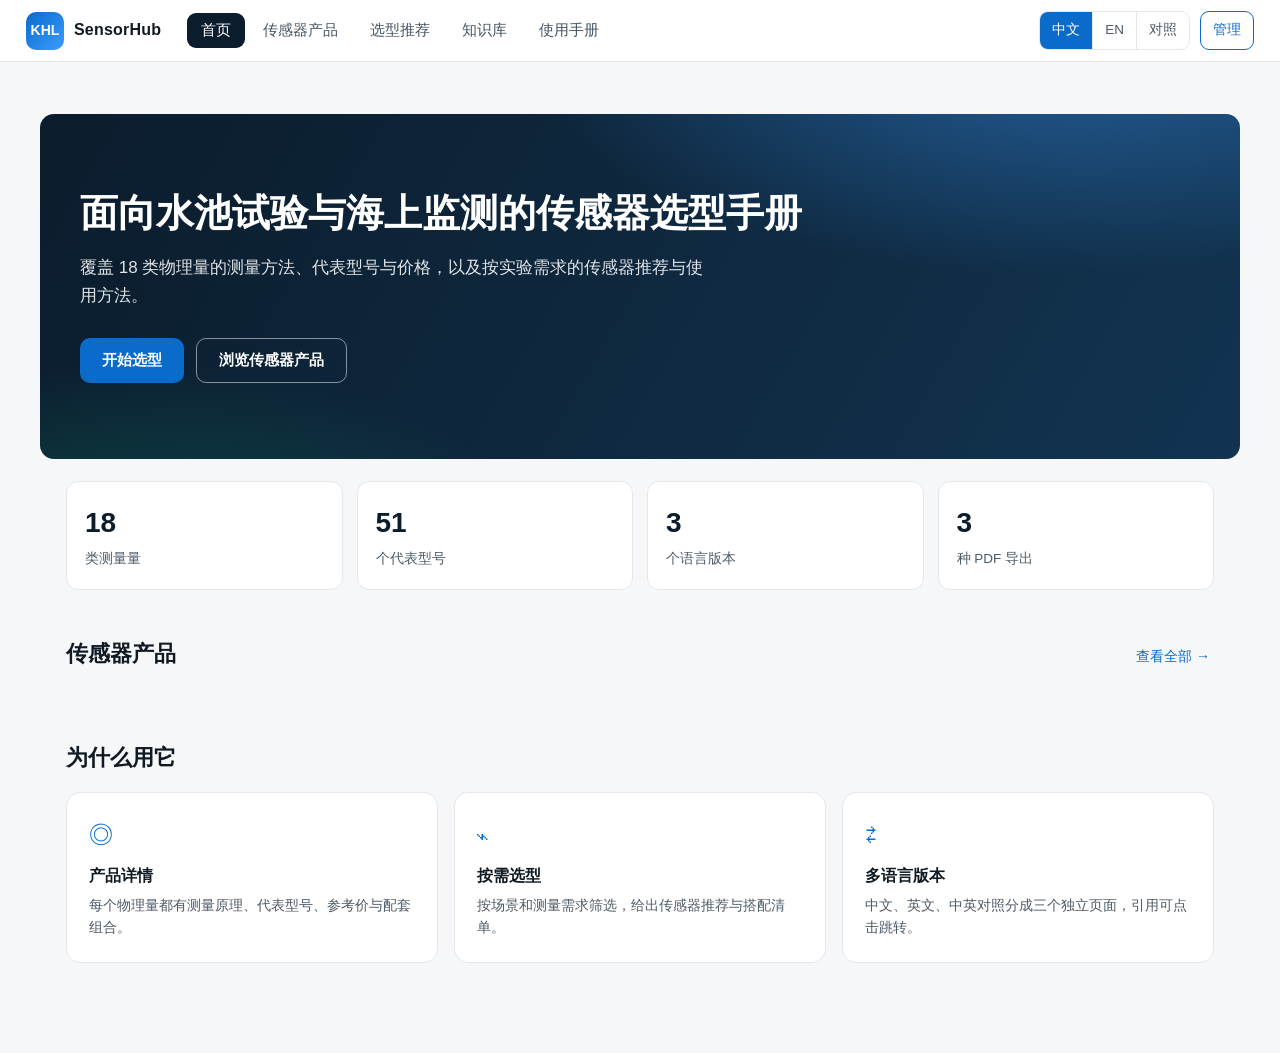
<file: index.html>
<!DOCTYPE html>
<html lang="zh-CN">
<head>
  <meta charset="UTF-8" />
  <meta name="viewport" content="width=device-width, initial-scale=1.0" />
  <meta http-equiv="Cache-Control" content="no-cache, no-store, must-revalidate" />
  <meta http-equiv="Pragma" content="no-cache" />
  <meta http-equiv="Expires" content="0" />
  <meta http-equiv="refresh" content="0; url=index-zh.html" />
  <title>KHL SensorHub</title>
  <link rel="stylesheet" href="app.css?v=20261027-24" />
</head>
<body>
  <header class="navbar">
    <div class="nav-brand">
      <span class="brand-mark">KHL</span>
      <span class="brand-name">SensorHub</span>
    </div>
    <nav class="nav-links">
      <button data-view="home" class="active">首页</button>
      <button data-view="products">传感器产品</button>
      <button data-view="selector">选型推荐</button>
      <button data-view="library">知识库</button>
      <button data-view="guide">使用手册</button>
    </nav>
    <div class="nav-right">
      <div class="lang-switch" role="tablist" aria-label="language">
        <button data-lang="zh" class="active">中文</button>
        <button data-lang="en">EN</button>
        <button data-lang="both">对照</button>
      </div>
    </div>
  </header>

  <main id="app">
    <!-- HOME -->
    <section id="view-home" class="view">
      <div class="hero">
        <div class="hero-inner">
          <h1 id="hero-title">面向水池试验与海上监测的传感器选型手册</h1>
          <p id="hero-sub">覆盖 18 类物理量的测量方法、代表型号与价格，以及按实验需求的传感器推荐与使用方法。</p>
          <div class="hero-cta">
            <button class="btn-primary" data-go="selector">开始选型</button>
            <button class="btn-ghost" data-go="products">浏览传感器产品</button>
          </div>
        </div>
      </div>
      <div class="stats">
        <div class="stat"><strong id="stat-qty-num">18</strong><span id="stat-qty">类测量量</span></div>
        <div class="stat"><strong id="stat-models-num">51</strong><span id="stat-models">个代表型号</span></div>
        <div class="stat"><strong>3</strong><span id="stat-lang">种语言模式</span></div>
        <div class="stat"><strong>3</strong><span id="stat-pdf">种 PDF 导出</span></div>
      </div>
      <div class="section">
        <div class="section-head">
          <h2 id="sec-products">传感器产品</h2>
          <button class="link-btn" data-go="products" id="view-all">查看全部 →</button>
        </div>
        <div id="home-products" class="card-grid"></div>
      </div>
      <div class="section">
        <h2 id="sec-why">为什么用它</h2>
        <div class="feature-grid">
          <div class="feature"><div class="feature-ico">◎</div><h3 id="f1t">产品详情</h3><p id="f1d">每个物理量都有测量原理、代表型号、参考价与配套组合。</p></div>
          <div class="feature"><div class="feature-ico">⌁</div><h3 id="f2t">按需选型</h3><p id="f2d">按场景和测量需求筛选，给出传感器推荐与搭配清单。</p></div>
          <div class="feature"><div class="feature-ico">⇄</div><h3 id="f3t">中英对照</h3><p id="f3d">中文、英文、中英对照三种模式，引用可点击跳转。</p></div>
        </div>
      </div>
    </section>

    <!-- PRODUCTS -->
    <section id="view-products" class="view hidden">
      <div class="page-head">
        <h2 id="products-title">传感器产品</h2>
        <p id="products-sub">按物理量浏览测量方法、代表型号与价格，点进查看详情。</p>
      </div>
      <div id="products-grid" class="card-grid"></div>
    </section>

    <!-- DETAIL -->
    <section id="view-detail" class="view hidden">
      <div class="page-head">
        <button class="link-btn" id="detail-back">← 返回产品列表</button>
        <div id="detail-content"></div>
      </div>
    </section>

    <!-- SELECTOR -->
    <section id="view-selector" class="view hidden">
      <div class="page-head">
        <h2 id="selector-title">选型推荐</h2>
        <p id="selector-sub">按使用场景和要测量的物理量，给出推荐原理、代表型号与配套组合。</p>
      </div>
      <div class="selector">
        <div class="selector-step">
          <h3 id="step-scenario">1 · 选择使用场景</h3>
          <div id="sel-scenarios" class="chips"></div>
        </div>
        <div class="selector-step">
          <h3 id="step-quantity">2 · 选择要测量的物理量（可多选）</h3>
          <div id="sel-quantities" class="chips"></div>
        </div>
        <div class="selector-step">
          <h3 id="step-result">3 · 推荐结果</h3>
          <div id="sel-results"></div>
        </div>
      </div>
    </section>

    <!-- LIBRARY -->
    <section id="view-library" class="view hidden">
      <div class="library-bar">
        <div class="search-wrap">
          <input id="search" type="search" placeholder="搜索需求 / 方法 / 章节…" autocomplete="off" />
          <div id="search-panel" class="search-panel hidden"></div>
        </div>
        <div class="export-wrap">
          <button id="export-btn" class="ghost">导出 PDF ▾</button>
          <div id="export-menu" class="export-menu hidden">
            <button data-export="zh">中文 PDF</button>
            <button data-export="en">English PDF</button>
            <button data-export="both">中英对照 PDF</button>
          </div>
        </div>
      </div>
      <div class="library-layout">
        <aside class="sidebar">
          <div class="sidebar-head"><span id="toc-count"></span></div>
          <nav id="toc" class="toc"></nav>
        </aside>
        <main class="content" id="content"></main>
      </div>
    </section>

    <!-- GUIDE -->
    <section id="view-guide" class="view hidden">
      <div class="page-head">
        <h2 id="guide-title">使用手册</h2>
        <p id="guide-sub">快速了解如何使用这个网站。</p>
      </div>
      <div id="guide-content"></div>
    </section>
  </main>

  <div id="print-root"></div>
  <div id="cite-pop" class="cite-pop hidden"></div>
  <div id="access-gate" class="access-gate">
    <div class="gate-box">
      <span class="brand-mark">KHL</span>
      <h2>访问需要密码<br /><span class="gate-en">Password required</span></h2>
      <p>请输入密码进入网站。<br /><span class="gate-en">Enter the password to continue.</span></p>
      <input id="gate-input" type="password" placeholder="请输入密码 / Enter password" autocomplete="off" />
      <button id="gate-toggle" type="button" style="margin-top:10px;background:none;border:none;color:#0b6bcb;cursor:pointer;font-size:13px;">显示密码 / Show password</button>
      <div id="gate-error" class="gate-error hidden"></div>
      <button id="gate-btn" class="btn-primary">进入 / Enter</button>
      <div style="margin-top:12px;font-size:12px;color:#8895a3;">版本 v24 / Version v24</div>
    </div>
  </div>
  <button id="back-top" class="back-top hidden" title="返回顶部">↑</button>

  <script src="main.js?v=20261027-24"></script>
</body>
</html>
</file>
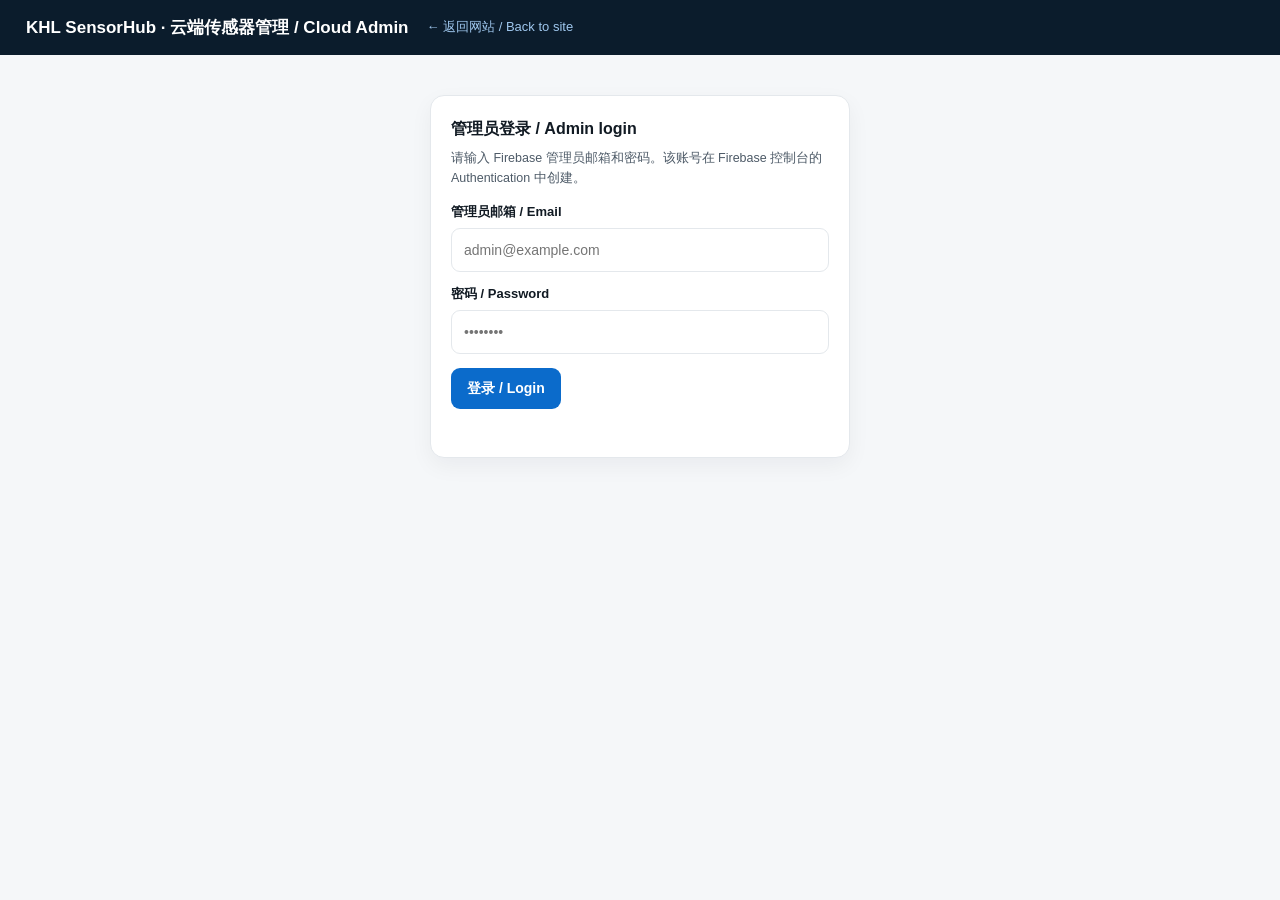
<file: admin-cloud.html>
<!DOCTYPE html>
<html lang="zh-CN">
<head>
  <meta charset="UTF-8" />
  <meta name="viewport" content="width=device-width, initial-scale=1.0" />
  <title>KHL SensorHub · 云端管理</title>
  <style>
    :root { --navy:#0b1c2c; --ink:#111a23; --muted:#4d5a67; --line:#e4e8ec; --bg:#f5f7f9; --panel:#fff; --accent:#0b6bcb; --accent-soft:#eaf2fb; --ok:#0a7a5f; --bad:#c0392b; }
    * { box-sizing: border-box; }
    body { margin:0; background:var(--bg); color:var(--ink); font:14px/1.6 -apple-system,"Segoe UI","Microsoft YaHei",Roboto,Arial,sans-serif; }
    header { position:sticky; top:0; background:var(--navy); color:#fff; padding:14px 26px; display:flex; align-items:center; gap:18px; z-index:10; }
    header h1 { font-size:17px; margin:0; font-weight:800; }
    header a { color:#9fc7ee; text-decoration:none; font-size:13px; }
    main { max-width:980px; margin:0 auto; padding:26px; }
    .card { background:var(--panel); border:1px solid var(--line); border-radius:14px; padding:20px; margin-bottom:20px; box-shadow:0 8px 22px rgba(11,28,44,.05); }
    .card h2 { margin:0 0 6px; font-size:16px; }
    .card .hint { color:var(--muted); font-size:12.5px; margin:0 0 14px; }
    label { display:block; font-weight:600; font-size:13px; margin:12px 0 5px; }
    input[type=text], input[type=email], input[type=password], textarea { width:100%; border:1px solid var(--line); border-radius:9px; padding:10px 12px; font:inherit; color:var(--ink); background:#fff; }
    textarea { min-height:96px; font-family:Consolas,Menlo,monospace; font-size:12.5px; }
    .grid2 { display:grid; grid-template-columns:1fr 1fr; gap:0 16px; }
    .row { display:flex; gap:8px; align-items:center; flex-wrap:wrap; }
    button { border:0; border-radius:9px; padding:9px 16px; cursor:pointer; font:inherit; font-weight:600; }
    .btn { background:var(--accent); color:#fff; }
    .btn:hover { filter:brightness(1.06); }
    .btn-ghost { background:#fff; border:1px solid var(--line); color:var(--muted); }
    .btn-danger { background:#fff; border:1px solid #f0c4bf; color:var(--bad); }
    .status { font-size:13px; margin-top:10px; min-height:18px; }
    .status.ok { color:var(--ok); }
    .status.err { color:var(--bad); }
    .list-item { border:1px solid var(--line); border-radius:11px; padding:12px 14px; margin-bottom:10px; display:flex; align-items:center; gap:12px; }
    .list-item .meta { flex:1; }
    .list-item .name { font-weight:700; }
    .list-item .sub { color:var(--muted); font-size:12.5px; }
    .code-sample { display:block; margin-top:6px; color:var(--muted); font-size:12px; white-space:pre-wrap; font-family:Consolas,Menlo,monospace; background:#f6f8fa; border:1px solid var(--line); border-radius:8px; padding:8px 10px; }
    details { margin-top:8px; }
    summary { cursor:pointer; color:var(--accent); font-size:13px; }
    #login-card { max-width:420px; margin:40px auto; }
    @media (max-width:720px) { .grid2 { grid-template-columns:1fr; } }
  </style>
</head>
<body>
  <header>
    <h1>KHL SensorHub · 云端传感器管理 / Cloud Admin</h1>
    <a href="index-zh.html">← 返回网站 / Back to site</a>
  </header>

  <main id="login-card" class="card">
    <h2>管理员登录 / Admin login</h2>
    <p class="hint">请输入 Firebase 管理员邮箱和密码。该账号在 Firebase 控制台的 Authentication 中创建。</p>
    <label>管理员邮箱 / Email</label>
    <input id="admin-email" type="email" placeholder="admin@example.com" />
    <label>密码 / Password</label>
    <input id="admin-password" type="password" placeholder="••••••••" />
    <div class="row" style="margin-top:14px;">
      <button class="btn" id="login-btn">登录 / Login</button>
    </div>
    <div id="login-status" class="status"></div>
  </main>

  <main id="editor" style="display:none;">
    <div class="card">
      <h2>1 · 已有传感器 / Current sensors</h2>
      <p class="hint">点击「删除」移除该物理量及其全部原理与型号；点击「查看」查看具体内容。</p>
      <div id="sensor-list"></div>
    </div>

    <div class="card">
      <h2>2 · 新增传感器 / Add a sensor</h2>
      <p class="hint">按网站现有格式填写。原理和型号可以用下面的 JSON 片段批量粘贴（先按模板复制修改）。</p>
      <div class="grid2">
        <div>
          <label>物理量 ID（英文小写，如 loadcell）</label>
          <input id="q-id" type="text" placeholder="loadcell" />
        </div>
        <div>
          <label>章节号（如 2.19）</label>
          <input id="q-no" type="text" placeholder="2.19" />
        </div>
        <div>
          <label>中文名称</label>
          <input id="q-zh" type="text" placeholder="测力传感器" />
        </div>
        <div>
          <label>英文名称</label>
          <input id="q-en" type="text" placeholder="Load cell" />
        </div>
      </div>
      <label>中文简介 noteZh</label>
      <input id="q-note-zh" type="text" placeholder="用于测量力、推力、张力等。" />
      <label>英文简介 noteEn</label>
      <input id="q-note-en" type="text" placeholder="For measuring force, thrust, tension, etc." />

      <label>原理 JSON（principles，数组，可含多个）</label>
      <textarea id="q-principles">[
  {
    "zh": "应变式测力",
    "en": "Strain-gauge load cell",
    "scenarios": ["tank", "field"],
    "descZh": "弹性体受力变形，应变片桥路输出与力成正比。",
    "descEn": "The elastic element deforms under load; the strain bridge output is proportional to force.",
    "models": [
      {
        "name": "示例型号",
        "nameEn": "Example model",
        "spec": "0-10 kN, 0.1% F.S.",
        "specEn": "0-10 kN, 0.1% F.S.",
        "price": "¥0",
        "tier": "实验室级",
        "tierEn": "Laboratory grade"
      }
    ],
    "kit": [
      { "zh": "测力传感器", "en": "Load cell" },
      { "zh": "采集模块", "en": "Acquisition module" }
    ]
  }
]</textarea>
      <details>
        <summary>字段说明 / Field reference</summary>
        <span class="code-sample">scenarios: tank(水池试验) / field(现场海试) / monitor(长期监测)
models[].price: 以 "¥" 开头跳淘宝全球购，以 "£" 开头跳亚马逊，其他跳 Google
kit: 配套组合（可留空数组 []）</span>
      </details>

      <div class="row" style="margin-top:16px;">
        <button class="btn" id="add-btn">保存新增 / Save</button>
        <button class="btn-ghost" id="reset-btn" type="button">重置表单 / Reset</button>
      </div>
      <div id="add-status" class="status"></div>
    </div>

    <div class="card">
      <h2>3 · 整表编辑 / Edit raw JSON</h2>
      <p class="hint">适合批量修改。保存前请确认 JSON 结构完整；修改错误可能导致选型页显示异常。</p>
      <textarea id="raw-json" style="min-height:320px;"></textarea>
      <div class="row" style="margin-top:12px;">
        <button class="btn" id="raw-save-btn">保存整表 / Save JSON</button>
        <button class="btn-ghost" id="raw-reload-btn" type="button">重新载入 / Reload</button>
      </div>
      <div id="raw-status" class="status"></div>
    </div>
  </main>

  <script src="config.js"></script>
  <script>
    "use strict";
    let ID_TOKEN = null;
    let sensors = null;
    const cfg = window.FIREBASE_CONFIG;

    function dbUrl() {
      const base = (cfg && cfg.databaseURL ? cfg.databaseURL : "").replace(/\/+$/, "");
      return base + "/sensors.json";
    }

    function setStatus(el, ok, msg) {
      el.textContent = msg;
      el.className = "status " + (ok ? "ok" : "err");
    }

    function esc(s) { return String(s == null ? "" : s).replace(/[&<>"]/g, (c) => ({ "&": "&amp;", "<": "&lt;", ">": "&gt;", '"': "&quot;" }[c])); }

    async function signIn(email, password) {
      const res = await fetch("https://identitytoolkit.googleapis.com/v1/accounts:signInWithPassword?key=" + encodeURIComponent(cfg.apiKey), {
        method: "POST",
        headers: { "Content-Type": "application/json" },
        body: JSON.stringify({ email, password, returnSecureToken: true })
      });
      const data = await res.json();
      if (!res.ok) throw new Error((data.error && data.error.message) || ("HTTP " + res.status));
      return data.idToken;
    }

    async function loadSensors() {
      const res = await fetch(dbUrl());
      if (!res.ok) throw new Error("HTTP " + res.status);
      const data = await res.json();
      if (data == null) return { scenarios: [], quantities: [] };
      return data;
    }

    async function saveSensors(obj) {
      const res = await fetch(dbUrl() + "?auth=" + encodeURIComponent(ID_TOKEN), {
        method: "PUT",
        headers: { "Content-Type": "application/json" },
        body: JSON.stringify(obj)
      });
      const data = await res.json();
      if (!res.ok) throw new Error((data && data.error) || ("HTTP " + res.status));
      return data;
    }

    function renderList() {
      const box = document.getElementById("sensor-list");
      box.innerHTML = "";
      for (const q of sensors.quantities) {
        const div = document.createElement("div");
        div.className = "list-item";
        const prCount = q.principles ? q.principles.length : 0;
        const modelCount = q.principles ? q.principles.reduce((n, p) => n + (p.models ? p.models.length : 0), 0) : 0;
        div.innerHTML = '<div class="meta"><div class="name">' + esc(q.id) + " · " + esc(q.zh) + " / " + esc(q.en) +
          '</div><div class="sub">原理 ' + prCount + ' 个 · 型号 ' + modelCount + ' 个</div></div>' +
          '<button class="btn-ghost" data-id="' + esc(q.id) + '">查看 / View</button>' +
          '<button class="btn-danger" data-id="' + esc(q.id) + '">删除 / Delete</button>';
        box.appendChild(div);
      }
      box.querySelectorAll(".btn-ghost").forEach((b) => b.addEventListener("click", () => {
        const q = sensors.quantities.find((x) => x.id === b.dataset.id);
        document.getElementById("raw-json").value = JSON.stringify(q, null, 2);
        document.getElementById("raw-json").scrollIntoView({ behavior: "smooth", block: "center" });
      }));
      box.querySelectorAll(".btn-danger").forEach((b) => b.addEventListener("click", async () => {
        if (!confirm("确定删除 " + b.dataset.id + " 吗？此操作不可撤销。")) return;
        sensors.quantities = sensors.quantities.filter((x) => x.id !== b.dataset.id);
        try {
          await saveSensors(sensors);
          renderList();
          setStatus(document.getElementById("add-status"), true, "已删除：" + b.dataset.id);
        } catch (e) { setStatus(document.getElementById("add-status"), false, "删除失败：" + e.message); }
      }));
    }

    document.getElementById("login-btn").addEventListener("click", async () => {
      const st = document.getElementById("login-status");
      const email = document.getElementById("admin-email").value.trim();
      const password = document.getElementById("admin-password").value;
      if (!email || !password) { setStatus(st, false, "请输入邮箱和密码。"); return; }
      try {
        ID_TOKEN = await signIn(email, password);
        sensors = await loadSensors();
        document.getElementById("login-card").style.display = "none";
        document.getElementById("editor").style.display = "block";
        document.getElementById("raw-json").value = JSON.stringify(sensors, null, 2);
        renderList();
      } catch (e) {
        setStatus(st, false, "登录失败：" + e.message);
      }
    });

    document.getElementById("add-btn").addEventListener("click", async () => {
      const st = document.getElementById("add-status");
      try {
        const q = {
          id: document.getElementById("q-id").value.trim(),
          no: document.getElementById("q-no").value.trim() || undefined,
          zh: document.getElementById("q-zh").value.trim(),
          en: document.getElementById("q-en").value.trim(),
          noteZh: document.getElementById("q-note-zh").value.trim(),
          noteEn: document.getElementById("q-note-en").value.trim(),
          principles: JSON.parse(document.getElementById("q-principles").value)
        };
        if (!q.id || !q.zh || !q.en) throw new Error("ID、中文名称、英文名称为必填");
        sensors.quantities = sensors.quantities.filter((x) => x.id !== q.id);
        sensors.quantities.push(q);
        await saveSensors(sensors);
        renderList();
        setStatus(st, true, "已保存。刷新主页面即可看到新传感器。");
      } catch (e) {
        setStatus(st, false, "保存失败：" + e.message);
      }
    });

    document.getElementById("reset-btn").addEventListener("click", () => {
      ["q-id", "q-no", "q-zh", "q-en", "q-note-zh", "q-note-en"].forEach((id) => (document.getElementById(id).value = ""));
    });

    document.getElementById("raw-save-btn").addEventListener("click", async () => {
      const st = document.getElementById("raw-status");
      try {
        const obj = JSON.parse(document.getElementById("raw-json").value);
        if (!obj.quantities || !obj.scenarios) throw new Error("缺少 quantities 或 scenarios");
        await saveSensors(obj);
        sensors = obj;
        renderList();
        setStatus(st, true, "已保存整表。");
      } catch (e) { setStatus(st, false, "保存失败：" + e.message); }
    });

    document.getElementById("raw-reload-btn").addEventListener("click", async () => {
      try {
        sensors = await loadSensors();
        document.getElementById("raw-json").value = JSON.stringify(sensors, null, 2);
        setStatus(document.getElementById("raw-status"), true, "已重新载入。");
      } catch (e) { setStatus(document.getElementById("raw-status"), false, "加载失败：" + e.message); }
    });

    if (!cfg || !cfg.databaseURL) {
      document.getElementById("login-status").textContent = "未配置 Firebase，请先在 config.js 中填写 apiKey / projectId / databaseURL。";
    }
  </script>
</body>
</html>
</file>
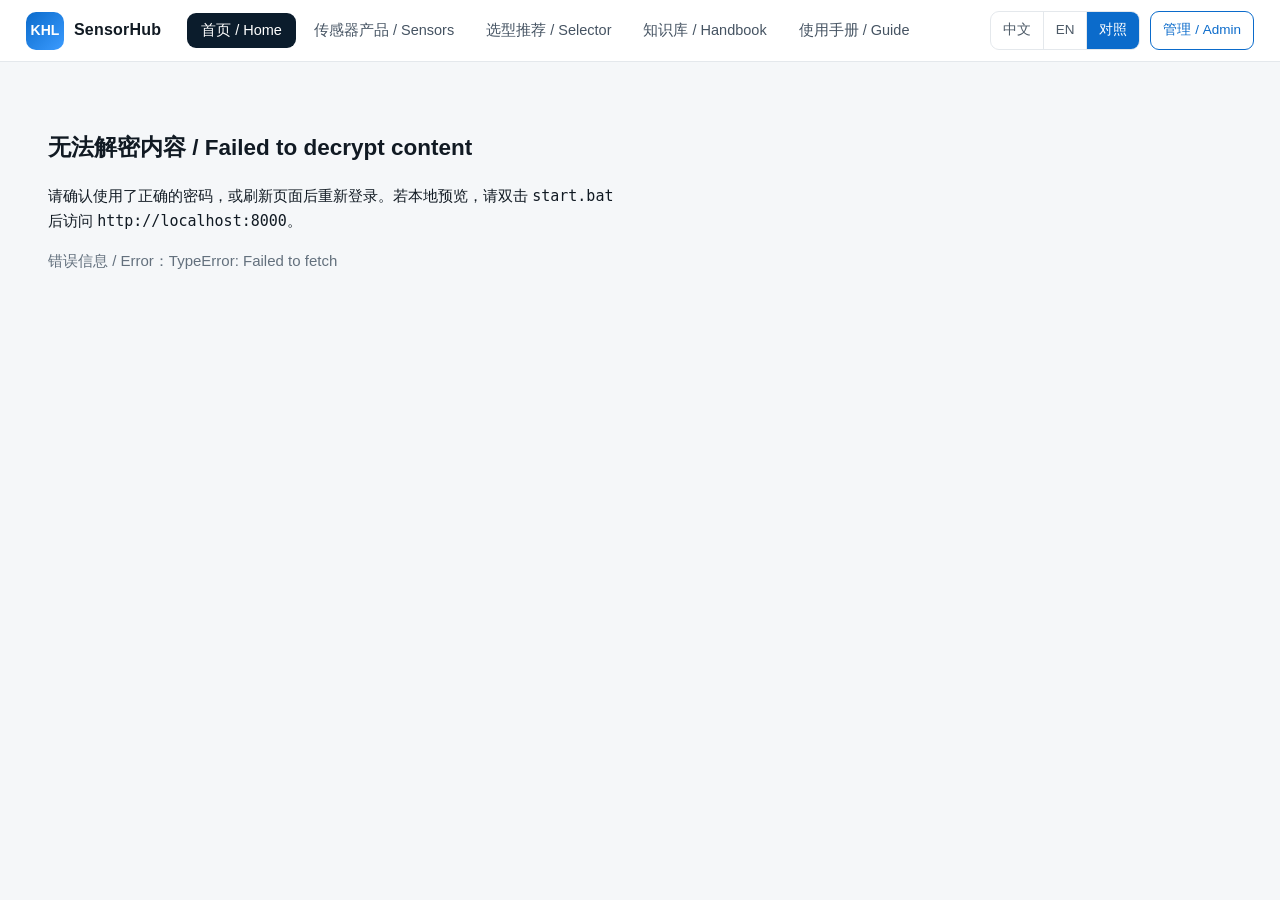
<file: index-both.html>
<!DOCTYPE html>
<html lang="zh-CN">
<head>
  <meta charset="UTF-8" />
  <meta name="viewport" content="width=device-width, initial-scale=1.0" />
  <meta http-equiv="Cache-Control" content="no-cache, no-store, must-revalidate" />
  <meta http-equiv="Pragma" content="no-cache" />
  <meta http-equiv="Expires" content="0" />
  <title>KHL SensorHub · 中英对照 / Bilingual</title>
  <link rel="stylesheet" href="app.css?v=27" />
  <script src="config.js"></script>
</head>
<body data-lang="both" data-mode="cloud">
  <header class="navbar">
    <div class="nav-brand">
      <span class="brand-mark">KHL</span>
      <span class="brand-name">SensorHub</span>
    </div>
    <nav class="nav-links">
      <button data-view="home" class="active">首页 / Home</button>
      <button data-view="products">传感器产品 / Sensors</button>
      <button data-view="selector">选型推荐 / Selector</button>
      <button data-view="library">知识库 / Handbook</button>
      <button data-view="guide">使用手册 / Guide</button>
    </nav>
    <div class="nav-right">
      <div class="lang-links" role="navigation" aria-label="language versions">
        <a href="index-zh.html">中文</a>
        <a href="index-en.html">EN</a>
        <a href="index-both.html" class="active">对照</a>
      </div>
      <a class="admin-link" href="admin-cloud.html">管理 / Admin</a>
    </div>
  </header>

  <main id="app">
    <section id="view-home" class="view">
      <div class="hero">
        <div class="hero-inner">
          <h1 id="hero-title">面向水池试验与海上监测的传感器选型手册 / Sensor selection handbook for tank testing and offshore monitoring</h1>
          <p id="hero-sub">覆盖 18 类物理量的测量方法、代表型号与价格，以及按实验需求的传感器推荐与使用方法。</p>
          <div class="hero-cta">
            <button class="btn-primary" data-go="selector">开始选型 / Start selecting</button>
            <button class="btn-ghost" data-go="products">浏览传感器产品 / Browse sensors</button>
          </div>
        </div>
      </div>
      <div class="stats">
        <div class="stat"><strong id="stat-qty-num">18</strong><span id="stat-qty">类测量量 / quantities</span></div>
        <div class="stat"><strong id="stat-models-num">51</strong><span id="stat-models">个代表型号 / models</span></div>
        <div class="stat"><strong>3</strong><span id="stat-lang">个语言版本 / language pages</span></div>
        <div class="stat"><strong>3</strong><span id="stat-pdf">种 PDF 导出 / PDF exports</span></div>
      </div>
      <div class="section">
        <div class="section-head">
          <h2 id="sec-products">传感器产品 / Sensors</h2>
          <button class="link-btn" data-go="products" id="view-all">查看全部 / View all →</button>
        </div>
        <div id="home-products" class="card-grid"></div>
      </div>
      <div class="section">
        <h2 id="sec-why">为什么用它 / Why use it</h2>
        <div class="feature-grid">
          <div class="feature"><div class="feature-ico">◎</div><h3 id="f1t">产品详情 / Product details</h3><p id="f1d">每个物理量都有测量原理、代表型号、参考价与配套组合。</p></div>
          <div class="feature"><div class="feature-ico">⌁</div><h3 id="f2t">按需选型 / Needs-based selection</h3><p id="f2d">按场景和测量需求筛选，给出传感器推荐与搭配清单。</p></div>
          <div class="feature"><div class="feature-ico">⇄</div><h3 id="f3t">三个独立页面 / Separate pages</h3><p id="f3d">中文、英文、中英对照分成三个独立页面，引用可点击跳转。</p></div>
        </div>
      </div>
    </section>

    <section id="view-products" class="view hidden">
      <div class="page-head">
        <h2 id="products-title">传感器产品 / Sensors</h2>
        <p id="products-sub">按物理量浏览测量方法、代表型号与价格，点进查看详情。</p>
      </div>
      <div id="products-grid" class="card-grid"></div>
    </section>

    <section id="view-detail" class="view hidden">
      <div class="page-head">
        <button class="link-btn" id="detail-back">← 返回产品列表 / Back to sensors</button>
        <div id="detail-content"></div>
      </div>
    </section>

    <section id="view-selector" class="view hidden">
      <div class="page-head">
        <h2 id="selector-title">选型推荐 / Sensor selector</h2>
        <p id="selector-sub">按使用场景和要测量的物理量，给出推荐原理、代表型号与配套组合。</p>
      </div>
      <div class="selector">
        <div class="selector-step">
          <h3 id="step-scenario">1 · 选择使用场景 / Scenario</h3>
          <div id="sel-scenarios" class="chips"></div>
        </div>
        <div class="selector-step">
          <h3 id="step-quantity">2 · 选择要测量的物理量（可多选）/ Quantities to measure</h3>
          <div id="sel-quantities" class="chips"></div>
        </div>
        <div class="selector-step">
          <h3 id="step-result">3 · 推荐结果 / Recommendations</h3>
          <div id="sel-results"></div>
        </div>
      </div>
    </section>

    <section id="view-library" class="view hidden">
      <div class="library-bar">
        <div class="search-wrap">
          <input id="search" type="search" placeholder="搜索需求 / 方法 / 章节…" autocomplete="off" />
          <div id="search-panel" class="search-panel hidden"></div>
        </div>
        <div class="export-wrap">
          <button id="export-btn" class="ghost">导出 PDF / Export PDF ▾</button>
          <div id="export-menu" class="export-menu hidden">
            <button data-export="zh">中文 PDF</button>
            <button data-export="en">English PDF</button>
            <button data-export="both">中英对照 PDF</button>
          </div>
        </div>
      </div>
      <div class="library-layout">
        <aside class="sidebar">
          <div class="sidebar-head"><span id="toc-count"></span></div>
          <nav id="toc" class="toc"></nav>
        </aside>
        <main class="content" id="content"></main>
      </div>
    </section>

    <section id="view-guide" class="view hidden">
      <div class="page-head">
        <h2 id="guide-title">使用手册 / User guide</h2>
        <p id="guide-sub">快速了解如何使用这个网站。</p>
      </div>
      <div id="guide-content"></div>
    </section>
  </main>

  <div id="print-root"></div>
  <div id="cite-pop" class="cite-pop hidden"></div>
  <button id="back-top" class="back-top hidden" title="返回顶部 / Back to top">↑</button>
  <script src="main.js?v=27"></script>
</body>
</html>
</file>
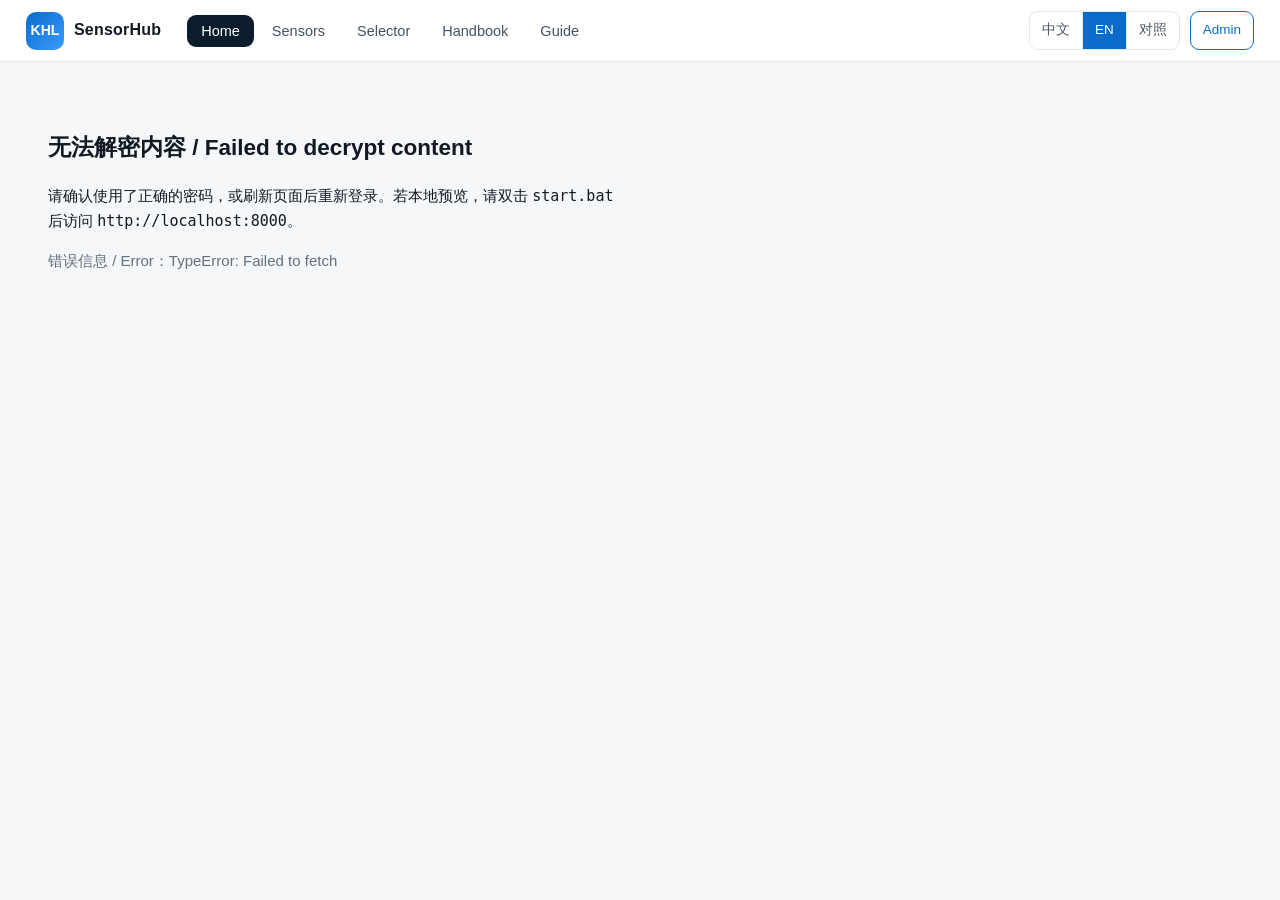
<file: index-en.html>
<!DOCTYPE html>
<html lang="en">
<head>
  <meta charset="UTF-8" />
  <meta name="viewport" content="width=device-width, initial-scale=1.0" />
  <meta http-equiv="Cache-Control" content="no-cache, no-store, must-revalidate" />
  <meta http-equiv="Pragma" content="no-cache" />
  <meta http-equiv="Expires" content="0" />
  <title>KHL SensorHub · English</title>
  <link rel="stylesheet" href="app.css?v=27" />
  <script src="config.js"></script>
</head>
<body data-lang="en" data-mode="cloud">
  <header class="navbar">
    <div class="nav-brand">
      <span class="brand-mark">KHL</span>
      <span class="brand-name">SensorHub</span>
    </div>
    <nav class="nav-links">
      <button data-view="home" class="active">Home</button>
      <button data-view="products">Sensors</button>
      <button data-view="selector">Selector</button>
      <button data-view="library">Handbook</button>
      <button data-view="guide">Guide</button>
    </nav>
    <div class="nav-right">
      <div class="lang-links" role="navigation" aria-label="language versions">
        <a href="index-zh.html">中文</a>
        <a href="index-en.html" class="active">EN</a>
        <a href="index-both.html">对照</a>
      </div>
      <a class="admin-link" href="admin-cloud.html">Admin</a>
    </div>
  </header>

  <main id="app">
    <section id="view-home" class="view">
      <div class="hero">
        <div class="hero-inner">
          <h1 id="hero-title">Sensor selection handbook for tank testing and offshore monitoring</h1>
          <p id="hero-sub">Measurement methods, representative models and prices across 18 physical quantities, plus needs-based sensor recommendation.</p>
          <div class="hero-cta">
            <button class="btn-primary" data-go="selector">Start selecting</button>
            <button class="btn-ghost" data-go="products">Browse sensors</button>
          </div>
        </div>
      </div>
      <div class="stats">
        <div class="stat"><strong id="stat-qty-num">18</strong><span id="stat-qty">quantities</span></div>
        <div class="stat"><strong id="stat-models-num">51</strong><span id="stat-models">models</span></div>
        <div class="stat"><strong>3</strong><span id="stat-lang">language pages</span></div>
        <div class="stat"><strong>3</strong><span id="stat-pdf">PDF exports</span></div>
      </div>
      <div class="section">
        <div class="section-head">
          <h2 id="sec-products">Sensors</h2>
          <button class="link-btn" data-go="products" id="view-all">View all →</button>
        </div>
        <div id="home-products" class="card-grid"></div>
      </div>
      <div class="section">
        <h2 id="sec-why">Why use it</h2>
        <div class="feature-grid">
          <div class="feature"><div class="feature-ico">◎</div><h3 id="f1t">Product details</h3><p id="f1d">Each quantity has principles, representative models, prices, and kits.</p></div>
          <div class="feature"><div class="feature-ico">⌁</div><h3 id="f2t">Needs-based selection</h3><p id="f2d">Filter by scenario and requirement to get sensor recommendations and kits.</p></div>
          <div class="feature"><div class="feature-ico">⇄</div><h3 id="f3t">Separate pages</h3><p id="f3d">Chinese, English and bilingual are three separate pages with clickable citations.</p></div>
        </div>
      </div>
    </section>

    <section id="view-products" class="view hidden">
      <div class="page-head">
        <h2 id="products-title">Sensors</h2>
        <p id="products-sub">Browse measurement methods, models and prices by quantity.</p>
      </div>
      <div id="products-grid" class="card-grid"></div>
    </section>

    <section id="view-detail" class="view hidden">
      <div class="page-head">
        <button class="link-btn" id="detail-back">← Back to sensors</button>
        <div id="detail-content"></div>
      </div>
    </section>

    <section id="view-selector" class="view hidden">
      <div class="page-head">
        <h2 id="selector-title">Sensor selector</h2>
        <p id="selector-sub">Choose a scenario and the quantities to measure to get recommended principles, models and kits.</p>
      </div>
      <div class="selector">
        <div class="selector-step">
          <h3 id="step-scenario">1 · Scenario</h3>
          <div id="sel-scenarios" class="chips"></div>
        </div>
        <div class="selector-step">
          <h3 id="step-quantity">2 · Quantities to measure (multi-select)</h3>
          <div id="sel-quantities" class="chips"></div>
        </div>
        <div class="selector-step">
          <h3 id="step-result">3 · Recommendations</h3>
          <div id="sel-results"></div>
        </div>
      </div>
    </section>

    <section id="view-library" class="view hidden">
      <div class="library-bar">
        <div class="search-wrap">
          <input id="search" type="search" placeholder="Search requirements / methods / sections…" autocomplete="off" />
          <div id="search-panel" class="search-panel hidden"></div>
        </div>
        <div class="export-wrap">
          <button id="export-btn" class="ghost">Export PDF ▾</button>
          <div id="export-menu" class="export-menu hidden">
            <button data-export="zh">Chinese PDF</button>
            <button data-export="en">English PDF</button>
            <button data-export="both">Bilingual PDF</button>
          </div>
        </div>
      </div>
      <div class="library-layout">
        <aside class="sidebar">
          <div class="sidebar-head"><span id="toc-count"></span></div>
          <nav id="toc" class="toc"></nav>
        </aside>
        <main class="content" id="content"></main>
      </div>
    </section>

    <section id="view-guide" class="view hidden">
      <div class="page-head">
        <h2 id="guide-title">User guide</h2>
        <p id="guide-sub">A quick guide to using this site.</p>
      </div>
      <div id="guide-content"></div>
    </section>
  </main>

  <div id="print-root"></div>
  <div id="cite-pop" class="cite-pop hidden"></div>
  <button id="back-top" class="back-top hidden" title="Back to top">↑</button>
  <script src="main.js?v=27"></script>
</body>
</html>
</file>
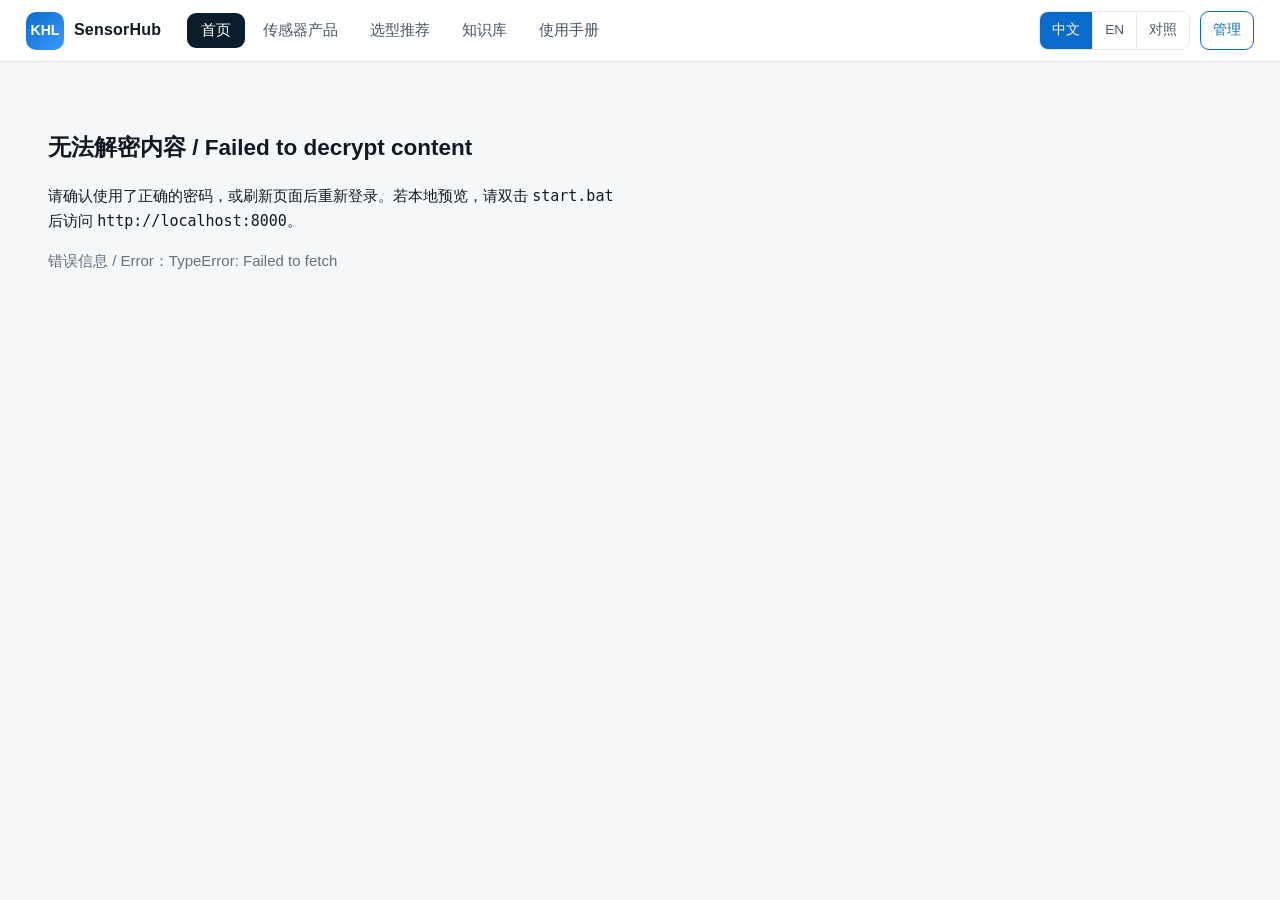
<file: index-zh.html>
<!DOCTYPE html>
<html lang="zh-CN">
<head>
  <meta charset="UTF-8" />
  <meta name="viewport" content="width=device-width, initial-scale=1.0" />
  <meta http-equiv="Cache-Control" content="no-cache, no-store, must-revalidate" />
  <meta http-equiv="Pragma" content="no-cache" />
  <meta http-equiv="Expires" content="0" />
  <title>KHL SensorHub · 中文</title>
  <link rel="stylesheet" href="app.css?v=27" />
  <script src="config.js"></script>
</head>
<body data-lang="zh" data-mode="cloud">
  <header class="navbar">
    <div class="nav-brand">
      <span class="brand-mark">KHL</span>
      <span class="brand-name">SensorHub</span>
    </div>
    <nav class="nav-links">
      <button data-view="home" class="active">首页</button>
      <button data-view="products">传感器产品</button>
      <button data-view="selector">选型推荐</button>
      <button data-view="library">知识库</button>
      <button data-view="guide">使用手册</button>
    </nav>
    <div class="nav-right">
      <div class="lang-links" role="navigation" aria-label="language versions">
        <a href="index-zh.html" class="active">中文</a>
        <a href="index-en.html">EN</a>
        <a href="index-both.html">对照</a>
      </div>
      <a class="admin-link" href="admin-cloud.html">管理</a>
    </div>
  </header>

  <main id="app">
    <section id="view-home" class="view">
      <div class="hero">
        <div class="hero-inner">
          <h1 id="hero-title">面向水池试验与海上监测的传感器选型手册</h1>
          <p id="hero-sub">覆盖 18 类物理量的测量方法、代表型号与价格，以及按实验需求的传感器推荐与使用方法。</p>
          <div class="hero-cta">
            <button class="btn-primary" data-go="selector">开始选型</button>
            <button class="btn-ghost" data-go="products">浏览传感器产品</button>
          </div>
        </div>
      </div>
      <div class="stats">
        <div class="stat"><strong id="stat-qty-num">18</strong><span id="stat-qty">类测量量</span></div>
        <div class="stat"><strong id="stat-models-num">51</strong><span id="stat-models">个代表型号</span></div>
        <div class="stat"><strong>3</strong><span id="stat-lang">个语言版本</span></div>
        <div class="stat"><strong>3</strong><span id="stat-pdf">种 PDF 导出</span></div>
      </div>
      <div class="section">
        <div class="section-head">
          <h2 id="sec-products">传感器产品</h2>
          <button class="link-btn" data-go="products" id="view-all">查看全部 →</button>
        </div>
        <div id="home-products" class="card-grid"></div>
      </div>
      <div class="section">
        <h2 id="sec-why">为什么用它</h2>
        <div class="feature-grid">
          <div class="feature"><div class="feature-ico">◎</div><h3 id="f1t">产品详情</h3><p id="f1d">每个物理量都有测量原理、代表型号、参考价与配套组合。</p></div>
          <div class="feature"><div class="feature-ico">⌁</div><h3 id="f2t">按需选型</h3><p id="f2d">按场景和测量需求筛选，给出传感器推荐与搭配清单。</p></div>
          <div class="feature"><div class="feature-ico">⇄</div><h3 id="f3t">多语言版本</h3><p id="f3d">中文、英文、中英对照分成三个独立页面，引用可点击跳转。</p></div>
        </div>
      </div>
    </section>

    <section id="view-products" class="view hidden">
      <div class="page-head">
        <h2 id="products-title">传感器产品</h2>
        <p id="products-sub">按物理量浏览测量方法、代表型号与价格，点进查看详情。</p>
      </div>
      <div id="products-grid" class="card-grid"></div>
    </section>

    <section id="view-detail" class="view hidden">
      <div class="page-head">
        <button class="link-btn" id="detail-back">← 返回产品列表</button>
        <div id="detail-content"></div>
      </div>
    </section>

    <section id="view-selector" class="view hidden">
      <div class="page-head">
        <h2 id="selector-title">选型推荐</h2>
        <p id="selector-sub">按使用场景和要测量的物理量，给出推荐原理、代表型号与配套组合。</p>
      </div>
      <div class="selector">
        <div class="selector-step">
          <h3 id="step-scenario">1 · 选择使用场景</h3>
          <div id="sel-scenarios" class="chips"></div>
        </div>
        <div class="selector-step">
          <h3 id="step-quantity">2 · 选择要测量的物理量（可多选）</h3>
          <div id="sel-quantities" class="chips"></div>
        </div>
        <div class="selector-step">
          <h3 id="step-result">3 · 推荐结果</h3>
          <div id="sel-results"></div>
        </div>
      </div>
    </section>

    <section id="view-library" class="view hidden">
      <div class="library-bar">
        <div class="search-wrap">
          <input id="search" type="search" placeholder="搜索需求 / 方法 / 章节…" autocomplete="off" />
          <div id="search-panel" class="search-panel hidden"></div>
        </div>
        <div class="export-wrap">
          <button id="export-btn" class="ghost">导出 PDF ▾</button>
          <div id="export-menu" class="export-menu hidden">
            <button data-export="zh">中文 PDF</button>
            <button data-export="en">English PDF</button>
            <button data-export="both">中英对照 PDF</button>
          </div>
        </div>
      </div>
      <div class="library-layout">
        <aside class="sidebar">
          <div class="sidebar-head"><span id="toc-count"></span></div>
          <nav id="toc" class="toc"></nav>
        </aside>
        <main class="content" id="content"></main>
      </div>
    </section>

    <section id="view-guide" class="view hidden">
      <div class="page-head">
        <h2 id="guide-title">使用手册</h2>
        <p id="guide-sub">快速了解如何使用这个网站。</p>
      </div>
      <div id="guide-content"></div>
    </section>
  </main>

  <div id="print-root"></div>
  <div id="cite-pop" class="cite-pop hidden"></div>
  <button id="back-top" class="back-top hidden" title="返回顶部">↑</button>
  <script src="main.js?v=27"></script>
</body>
</html>
</file>
<file: app.css>
/* KHL SensorHub site styles (v4) */
:root {
  --navy: #0b1c2c;
  --navy-2: #11283d;
  --ink: #111a23;
  --muted: #4d5a67;
  --line: #e4e8ec;
  --bg: #f5f7f9;
  --panel: #ffffff;
  --accent: #0b6bcb;
  --accent-2: #3b9bff;
  --accent-soft: #eaf2fb;
  --teal: #0a7a5f;
  --radius: 14px;
  --shadow: 0 10px 30px rgba(11, 28, 44, .08);
}

* { box-sizing: border-box; }
html, body { margin: 0; padding: 0; }
body {
  background: var(--bg);
  color: var(--ink);
  font: 15px/1.65 -apple-system, "Segoe UI", "Microsoft YaHei", Roboto, Helvetica, Arial, sans-serif;
}

/* ---------- navbar ---------- */
.navbar {
  position: sticky; top: 0; z-index: 50;
  display: flex; align-items: center; gap: 26px;
  padding: 0 26px; height: 62px;
  background: rgba(255,255,255,.92); backdrop-filter: blur(8px);
  border-bottom: 1px solid var(--line);
}
.nav-brand { display: flex; align-items: center; gap: 10px; }
.brand-mark {
  width: 38px; height: 38px; border-radius: 10px;
  background: linear-gradient(135deg, var(--accent), var(--accent-2));
  color: #fff; font-weight: 800; font-size: 14px;
  display: flex; align-items: center; justify-content: center;
}
.brand-name { font-weight: 800; font-size: 16px; letter-spacing: .2px; }
.nav-links { display: flex; gap: 4px; }
.nav-links button {
  border: 0; background: transparent; padding: 8px 14px; cursor: pointer;
  font-size: 14.5px; color: #455362; border-radius: 9px;
}
.nav-links button:hover { background: var(--accent-soft); color: var(--accent); }
.nav-links button.active { background: var(--navy); color: #fff; }
.nav-right { margin-left: auto; display: flex; align-items: center; }
.lang-switch { display: flex; border: 1px solid var(--line); border-radius: 9px; overflow: hidden; }
.lang-switch button { border: 0; background: #fff; padding: 7px 12px; cursor: pointer; font-size: 13.5px; color: var(--muted); }
.lang-switch button.active { background: var(--accent); color: #fff; }
.lang-links { display: flex; border: 1px solid var(--line); border-radius: 9px; overflow: hidden; }
.lang-links a { padding: 7px 12px; font-size: 13.5px; color: var(--muted); text-decoration: none; border-right: 1px solid var(--line); }
.lang-links a:last-child { border-right: 0; }
.lang-links a.active { background: var(--accent); color: #fff; }
.admin-link { margin-left: 10px; padding: 7px 12px; font-size: 13.5px; color: var(--accent); text-decoration: none; border: 1px solid var(--accent); border-radius: 9px; }
.admin-link:hover { background: var(--accent-soft); }

/* ---------- layout ---------- */
.view { max-width: 1200px; margin: 0 auto; padding: 26px 26px 90px; }
.view.hidden { display: none; }
.page-head { margin: 10px 0 26px; }
.page-head h2 { font-size: 28px; margin: 0 0 8px; }
.page-head > p { color: var(--muted); margin: 0; max-width: 720px; }
.section { margin-top: 46px; }
.section h2 { font-size: 22px; margin: 0 0 6px; }
.section-head { display: flex; align-items: baseline; justify-content: space-between; }
.link-btn { border: 0; background: transparent; color: var(--accent); cursor: pointer; font-size: 14px; padding: 4px; }
.link-btn:hover { text-decoration: underline; }

/* ---------- hero ---------- */
.hero {
  margin: 26px -26px 0;
  padding: 76px 40px;
  border-radius: var(--radius);
  color: #fff;
  background:
    radial-gradient(900px 380px at 85% -20%, rgba(59,155,255,.45), transparent 60%),
    radial-gradient(700px 300px at 8% 120%, rgba(10,122,95,.35), transparent 55%),
    linear-gradient(120deg, #0b1c2c, #123451);
}
.hero-inner { max-width: 760px; }
.hero h1 { font-size: 38px; line-height: 1.25; margin: 0 0 16px; font-weight: 800; }
.hero p { font-size: 17px; opacity: .88; margin: 0 0 28px; max-width: 640px; }
.hero-cta { display: flex; gap: 12px; flex-wrap: wrap; }
.btn-primary {
  border: 0; border-radius: 10px; padding: 12px 22px; cursor: pointer;
  background: var(--accent); color: #fff; font-size: 15px; font-weight: 600;
}
.btn-primary:hover { filter: brightness(1.08); }
.btn-ghost {
  border: 1px solid rgba(255,255,255,.5); border-radius: 10px; padding: 12px 22px; cursor: pointer;
  background: transparent; color: #fff; font-size: 15px; font-weight: 600;
}
.btn-ghost:hover { background: rgba(255,255,255,.12); }

.stats { display: grid; grid-template-columns: repeat(4, 1fr); gap: 14px; margin: 22px 0; }
.stat { background: var(--panel); border: 1px solid var(--line); border-radius: 12px; padding: 18px; }
.stat strong { display: block; font-size: 28px; color: var(--navy); }
.stat span { color: var(--muted); font-size: 13.5px; }

/* ---------- cards ---------- */
.card-grid { display: grid; grid-template-columns: repeat(3, 1fr); gap: 16px; margin-top: 16px; }
.pcard {
  display: block; background: var(--panel); border: 1px solid var(--line); border-radius: var(--radius);
  padding: 20px; cursor: pointer; text-decoration: none; color: inherit; transition: transform .12s, box-shadow .12s;
}
.pcard:hover { transform: translateY(-3px); box-shadow: var(--shadow); border-color: #cdd8e4; }
.pcard .badge {
  display: inline-flex; align-items: center; justify-content: center;
  width: 42px; height: 42px; border-radius: 10px; margin-bottom: 12px;
  background: var(--accent-soft); color: var(--accent); font-weight: 800; font-size: 14px;
}
.pcard-top { display: flex; align-items: center; justify-content: space-between; margin-bottom: 12px; }
.pcard-top .badge { margin-bottom: 0; }
.pcard-tag { font-size: 11px; font-weight: 600; border-radius: 999px; padding: 3px 9px; }
.pcard-tag.on { color: #0a7a5f; background: #e7f6f0; }
.pcard-tag.off { color: var(--muted); background: #f0f2f4; }
.pcard h3 { margin: 0 0 6px; font-size: 17px; }
.pcard p { margin: 0; color: var(--muted); font-size: 13.5px; min-height: 40px; }
.pcard .pcard-foot { margin-top: 12px; color: var(--accent); font-size: 13px; font-weight: 600; }

.feature-grid { display: grid; grid-template-columns: repeat(3, 1fr); gap: 16px; margin-top: 16px; }
.feature { background: var(--panel); border: 1px solid var(--line); border-radius: var(--radius); padding: 22px; }
.feature-ico { font-size: 24px; color: var(--accent); margin-bottom: 8px; }
.feature h3 { margin: 0 0 6px; font-size: 16px; }
.feature p { margin: 0; color: var(--muted); font-size: 13.5px; }

/* ---------- detail ---------- */
.detail-hero { display: flex; gap: 18px; align-items: center; margin: 8px 0 20px; }
.detail-hero .badge {
  width: 58px; height: 58px; border-radius: 14px; flex: 0 0 auto;
  background: linear-gradient(135deg, var(--accent), var(--accent-2));
  color: #fff; font-weight: 800; font-size: 18px; display: flex; align-items: center; justify-content: center;
}
.detail-hero h2 { font-size: 28px; margin: 0 0 6px; }
.detail-hero p { margin: 0; color: var(--muted); }
.detail-sec { margin-top: 30px; }
.detail-sec h3 { font-size: 19px; margin: 0 0 12px; padding-bottom: 8px; border-bottom: 1px solid var(--line); }
.detail-note { color: var(--muted); font-size: 13px; margin: 2px 0 14px; }
.method-card { background: var(--panel); border: 1px solid var(--line); border-radius: 12px; padding: 18px; margin-bottom: 14px; text-align: justify; text-justify: inter-ideograph; }
.method-title { display: flex; align-items: center; gap: 10px; flex-wrap: wrap; margin-bottom: 8px; }
.method-title h4 { margin: 0; font-size: 16px; }
.method-desc { color: #333f4b; margin: 0 0 12px; font-size: 13.5px; }
.method-card p { color: #000; margin: 7px 0; }
.tag-list { display: inline-flex; gap: 6px; flex-wrap: wrap; }
.tag { font-size: 11.5px; color: var(--accent); background: var(--accent-soft); border-radius: 999px; padding: 2px 10px; font-weight: 600; }
.method-card table { width: 100%; border-collapse: collapse; font-size: 13px; table-layout: fixed; }
.method-card th, .method-card td { border: 1px solid var(--line); padding: 8px 10px; text-align: left; vertical-align: top; word-break: break-word; }
.method-card th { background: var(--accent-soft); font-weight: 600; }
.method-card th:nth-child(1) { width: 34%; }
.method-card th:nth-child(2) { width: 34%; }
.method-card th:nth-child(3) { width: 16%; }
.method-card th:nth-child(4) { width: 16%; }
.method-kit { margin: 10px 0 0; color: #3a4b5c; font-size: 13px; padding-top: 8px; border-top: 1px dashed var(--line); }
.model-group { background: var(--panel); border: 1px solid var(--line); border-radius: 12px; padding: 16px 18px; margin-bottom: 14px; }
.model-group h4 { margin: 0 0 10px; font-size: 15px; }
.detail-nodata { background: var(--panel); border: 1px dashed #c7d2dd; border-radius: 12px; padding: 24px; color: var(--muted); }
.detail-actions { margin-top: 8px; display: flex; gap: 12px; flex-wrap: wrap; }
.btn-outline {
  border: 1px solid var(--accent); color: var(--accent); background: #fff;
  border-radius: 10px; padding: 10px 18px; cursor: pointer; font-size: 14px; font-weight: 600;
}
.btn-outline:hover { background: var(--accent); color: #fff; }
.detail-basis { background: var(--panel); border: 1px solid var(--line); border-radius: 12px; padding: 16px 18px; color: #000; text-align: justify; text-justify: inter-ideograph; }
.detail-basis p { margin: 8px 0; color: #000; }
.detail-basis ul { margin: 8px 0; padding-left: 20px; }
.detail-basis table { border-collapse: collapse; width: 100%; margin: 10px 0; font-size: 13px; background: #fff; }
.detail-basis th, .detail-basis td { border: 1px solid var(--line); padding: 6px 9px; text-align: left; vertical-align: top; }
.detail-basis th { background: var(--accent-soft); }
.detail-basis a { color: var(--accent); text-decoration: none; border-bottom: 1px dashed rgba(11,107,203,.45); }
.detail-basis a.cite { color: #0b6bcb; border-bottom: 1px dashed rgba(11,107,203,.5); cursor: pointer; }
.detail-basis strong { color: #000; }
.detail-basis sub { font-size: .75em; }
.detail-basis .b-en { margin: 0 0 12px; padding: 4px 12px; border-left: 3px solid #c9d8e8; background: #f8fafc; border-radius: 0 8px 8px 0; }
.usage-link { font-size: 12.5px; color: var(--accent); font-weight: 600; text-decoration: none; margin-left: auto; }
.usage-link:hover { text-decoration: underline; }
.sub-links { margin-top: 14px; display: flex; flex-wrap: wrap; gap: 8px; }
.sub-links a {
  color: var(--muted); border: 1px solid var(--line); border-radius: 8px; padding: 6px 12px;
  text-decoration: none; font-size: 13px; background: #fff;
}
.sub-links a:hover { color: var(--accent); border-color: var(--accent); }

/* ---------- selector ---------- */
.selector { max-width: 940px; }
.selector-step { background: var(--panel); border: 1px solid var(--line); border-radius: var(--radius); padding: 22px; margin-bottom: 18px; }
.selector-step h3 { margin: 0 0 12px; font-size: 16px; }
.chips { display: flex; flex-wrap: wrap; gap: 9px; }
.chip {
  border: 1px solid var(--line); border-radius: 999px; padding: 7px 16px; cursor: pointer;
  font-size: 13.5px; background: #fff; user-select: none;
}
.chip.active { background: var(--accent); color: #fff; border-color: var(--accent); }
.chip.disabled { opacity: .42; cursor: not-allowed; }
.rec-q { border: 1px solid var(--line); border-radius: 12px; padding: 16px 18px; margin-bottom: 14px; background: var(--panel); }
.rec-q h3 { margin: 0 0 4px; font-size: 17px; }
.rec-q .note { color: var(--muted); font-size: 13px; margin: 0 0 10px; }
.rec-p { border-top: 1px dashed var(--line); padding-top: 12px; margin-top: 12px; }
.rec-p h4 { margin: 0; font-size: 15px; }
.rec-desc { color: #333f4b; margin: 0 0 8px; font-size: 13px; }
.rec-models { width: 100%; border-collapse: collapse; font-size: 12.5px; margin: 6px 0; table-layout: fixed; }
.rec-models th, .rec-models td { border: 1px solid var(--line); padding: 6px 8px; text-align: left; vertical-align: top; word-break: break-word; }
.rec-models th { background: var(--accent-soft); }
.rec-models th:nth-child(1) { width: 27%; }
.rec-models th:nth-child(2) { width: 31%; }
.rec-models th:nth-child(3) { width: 14%; }
.rec-models th:nth-child(4) { width: 13%; }
.rec-models th:nth-child(5) { width: 15%; }
.rec-models a { color: var(--accent); text-decoration: none; }
.rec-models a:hover { text-decoration: underline; }
.rec-kit { font-size: 12.5px; color: #3a4b5c; margin: 8px 0 0; }
.rec-empty { color: var(--muted); padding: 24px; text-align: center; }

/* user guide */
.guide-item {
  display: flex; gap: 16px; align-items: flex-start;
  background: var(--panel); border: 1px solid var(--line); border-radius: 12px;
  padding: 18px 20px; margin-bottom: 14px;
}
.guide-num {
  flex: 0 0 auto; width: 34px; height: 34px; border-radius: 9px;
  background: var(--accent-soft); color: var(--accent); font-weight: 800;
  display: flex; align-items: center; justify-content: center;
}
.guide-item h3 { margin: 0 0 6px; font-size: 16px; }
.guide-item p { margin: 0; color: #333f4b; font-size: 14px; }

/* ---------- library reader ---------- */
.library-bar { display: flex; align-items: center; gap: 12px; margin-bottom: 16px; flex-wrap: wrap; }
.search-wrap { position: relative; }
.search-wrap input {
  width: 320px; padding: 10px 14px; border: 1px solid var(--line); border-radius: 10px;
  font-size: 14px; outline: none; background: #fff;
}
.search-wrap input:focus { border-color: var(--accent); }
.library-layout { display: grid; grid-template-columns: 280px 1fr; gap: 18px; align-items: start; }
.sidebar {
  position: sticky; top: 78px; max-height: calc(100vh - 96px); overflow-y: auto;
  background: var(--panel); border: 1px solid var(--line); border-radius: 12px; padding: 8px 0 16px;
}
.sidebar-head { padding: 6px 16px 8px; color: var(--muted); font-size: 12px; border-bottom: 1px solid var(--line); }
.toc a { display: block; padding: 5px 16px; color: var(--ink); text-decoration: none; font-size: 13.5px; border-left: 3px solid transparent; }
.toc a:hover { background: var(--accent-soft); color: var(--accent); }
.toc .lvl2 { font-weight: 700; margin-top: 8px; color: #33404e; font-size: 13px; }
.toc .lvl3 { padding-left: 22px; display: inline-block; width: calc(100% - 22px); vertical-align: middle; }
.toc .lvl4 { padding-left: 34px; font-size: 12.5px; color: var(--muted); }
.toc-toggle { border: 0; background: transparent; cursor: pointer; color: var(--muted); font-size: 11px; width: 18px; padding: 0; text-align: center; display: inline-block; vertical-align: middle; }
.toc-sub { padding-left: 16px; }
.toc-sub.hidden { display: none; }
.toc-empty { padding: 14px 16px; color: var(--muted); font-size: 13px; }
.content {
  background: var(--panel); border: 1px solid var(--line); border-radius: 12px;
  padding: 30px 34px 70px; max-width: 920px;
}
.content h1 { font-size: 27px; line-height: 1.3; margin: 0 0 12px; }
.content h2 { font-size: 21px; margin: 36px 0 12px; padding-bottom: 8px; border-bottom: 1px solid var(--line); }
.content h3 { font-size: 17px; margin: 26px 0 10px; }
.content h4 { font-size: 15px; margin: 20px 0 8px; color: #2b3a4a; }
.content p { margin: 10px 0; }
.content ul { margin: 10px 0; padding-left: 22px; }
.content li { margin: 4px 0; }
.content a { color: var(--accent); text-decoration: none; border-bottom: 1px dashed rgba(11,107,203,.45); }
.content a:hover { border-bottom-style: solid; }
.content a.cite { color: #0b6bcb; border-bottom: 1px dashed rgba(11,107,203,.5); cursor: pointer; }
.content a.cite:hover { border-bottom-style: solid; }
a.cite { color: #0b6bcb; border-bottom: 1px dashed rgba(11,107,203,.5); cursor: pointer; }
a.cite:hover { border-bottom-style: solid; }
.content table { border-collapse: collapse; width: 100%; margin: 14px 0; font-size: 13px; background: #fff; border: 1px solid var(--line); border-radius: 8px; overflow: hidden; display: block; overflow-x: auto; }
.content th, .content td { border: 1px solid var(--line); padding: 7px 10px; text-align: left; vertical-align: top; }
.content th { background: var(--accent-soft); font-weight: 600; white-space: nowrap; }
.content tr:nth-child(even) td { background: #fafbfc; }
.content strong { color: #14273b; }
.content sub { font-size: .75em; }

/* interleaved bilingual */
.b-zh { margin: 0; }
.b-en { margin: 2px 0 18px; padding: 4px 14px; border-left: 3px solid #c9d8e8; background: #f8fafc; border-radius: 0 8px 8px 0; }
.b-en h1, .b-en h2, .b-en h3, .b-en h4, .b-en h5, .b-en h6 { margin-top: 6px; }

/* search panel */
.search-panel {
  position: absolute; top: calc(100% + 8px); right: 0; width: 560px; max-width: calc(100vw - 28px);
  max-height: 74vh; overflow-y: auto; background: #fff; border: 1px solid var(--line); border-radius: 12px;
  box-shadow: 0 18px 52px rgba(0,0,0,.18); z-index: 40; padding: 8px; font-size: 13.5px;
}
.search-panel.hidden { display: none; }
.s-group-title { font-size: 11px; font-weight: 700; color: var(--muted); letter-spacing: .5px; text-transform: uppercase; margin: 10px 6px 4px; }
.s-item { padding: 8px 10px; border-radius: 8px; }
.s-item:hover { background: var(--accent-soft); }
.s-item .s-name { font-weight: 600; }
.s-item .s-note { color: var(--muted); font-size: 12.5px; margin-top: 2px; }
.s-item .s-actions { margin-top: 6px; display: flex; flex-wrap: wrap; gap: 8px; align-items: center; }
.s-item .s-actions a { color: var(--accent); font-size: 12.5px; }
.s-item button.mini { border: 1px solid var(--accent); color: var(--accent); background: #fff; border-radius: 6px; padding: 3px 9px; cursor: pointer; font-size: 12.5px; }
.s-item button.mini:hover { background: var(--accent); color: #fff; }
.s-subs { margin-top: 7px; display: flex; flex-wrap: wrap; gap: 6px; }
.s-subs a { color: var(--muted); border: 1px solid var(--line); border-radius: 6px; padding: 2px 8px; text-decoration: none; font-size: 12px; }
.s-subs a:hover { color: var(--accent); border-color: var(--accent); }
.s-empty { padding: 20px; color: var(--muted); text-align: center; }

/* export menu */
.export-wrap { position: relative; }
button.ghost { border: 1px solid var(--line); border-radius: 10px; background: #fff; padding: 9px 15px; font-size: 14px; cursor: pointer; color: var(--ink); }
button.ghost:hover { border-color: var(--accent); color: var(--accent); }
.export-menu { position: absolute; right: 0; top: calc(100% + 6px); background: #fff; border: 1px solid var(--line); border-radius: 10px; box-shadow: 0 8px 24px rgba(0,0,0,.12); min-width: 160px; z-index: 40; overflow: hidden; }
.export-menu.hidden { display: none; }
.export-menu button { display: block; width: 100%; text-align: left; border: 0; background: #fff; padding: 10px 14px; font-size: 14px; cursor: pointer; }
.export-menu button:hover { background: var(--accent-soft); color: var(--accent); }

/* citation popover */
.cite-pop {
  position: fixed; z-index: 60; width: 400px; max-width: calc(100vw - 24px); max-height: 60vh; overflow-y: auto;
  background: #fff; border: 1px solid var(--line); border-radius: 12px; box-shadow: 0 14px 44px rgba(0,0,0,.22);
  padding: 14px 16px; font-size: 13px;
}
.cite-pop.hidden { display: none; }
.cite-ref { margin-bottom: 6px; }
.cite-url { margin-bottom: 8px; word-break: break-all; }
.cite-url a { color: var(--accent); }
.cite-sec-title { font-weight: 700; font-size: 12px; color: var(--muted); margin: 6px 0 4px; border-top: 1px solid var(--line); padding-top: 8px; }
.cite-sec-list a { display: block; padding: 3px 0; color: var(--ink); text-decoration: none; }
.cite-sec-list a:hover { color: var(--accent); }
.back-top {
  position: fixed; right: 22px; bottom: 22px; z-index: 45;
  width: 42px; height: 42px; border-radius: 50%; border: 1px solid var(--line);
  background: var(--panel); color: var(--accent); font-size: 20px; cursor: pointer;
  box-shadow: var(--shadow);
}
.back-top.hidden { display: none; }

/* access gate */
.access-gate {
  position: fixed; inset: 0; z-index: 100;
  background: linear-gradient(120deg, #0b1c2c, #123451);
  display: flex; align-items: center; justify-content: center; padding: 24px;
}
.access-gate.hidden { display: none; }
.gate-box {
  background: #fff; border-radius: 16px; padding: 32px 28px; width: 360px; max-width: 100%;
  box-shadow: 0 24px 60px rgba(0,0,0,.35); display: flex; flex-direction: column; gap: 12px;
}
.gate-box h2 { margin: 0; font-size: 20px; }
.gate-box p { margin: 0; color: var(--muted); font-size: 14px; }
.gate-en { font-size: 14px; color: var(--muted); font-weight: 400; }
.gate-box input { padding: 11px 14px; border: 1px solid var(--line); border-radius: 9px; font-size: 15px; outline: none; }
.gate-box input:focus { border-color: var(--accent); }
.gate-error { color: #c0392b; font-size: 13px; }
.gate-error.hidden { display: none; }

/* print */
#print-root { display: none; }
@page { margin: 14mm 12mm; }
@media print {
  .navbar, #app, .cite-pop, .no-print { display: none !important; }
  #print-root { display: block !important; }
  body { background: #fff; }
  #print-root { font: 11px/1.55 -apple-system, "Segoe UI", "Microsoft YaHei", Roboto, sans-serif; color: #000; }
  #print-root .print-title { font-size: 12px; color: #555; margin: 0 0 12px; padding-bottom: 6px; border-bottom: 1px solid #bbb; }
  #print-root h1 { font-size: 22px; margin: 12px 0 6px; }
  #print-root h2 { font-size: 17px; margin: 14px 0 6px; padding-bottom: 4px; border-bottom: 1px solid #bbb; }
  #print-root h3 { font-size: 14px; margin: 10px 0 4px; }
  #print-root h4 { font-size: 12px; margin: 8px 0 3px; }
  #print-root p { margin: 5px 0; }
  #print-root ul { margin: 5px 0; padding-left: 18px; }
  #print-root table { border-collapse: collapse; width: 100%; margin: 6px 0; font-size: 9.5px; }
  #print-root th, #print-root td { border: 1px solid #888; padding: 3px 5px; text-align: left; vertical-align: top; word-break: break-word; }
  #print-root th { background: #eee; font-weight: 600; }
  #print-root a { color: #000; text-decoration: none; border: 0; }
  #print-root .b-zh { margin: 0; }
  #print-root .b-en { margin: 0 0 8px; padding: 2px 10px; border-left: 2px solid #aaa; background: none; }
}

@media (max-width: 900px) {
  .navbar { flex-wrap: wrap; height: auto; padding: 10px 14px; gap: 10px; }
  .nav-links { order: 3; width: 100%; overflow-x: auto; }
  .stats { grid-template-columns: repeat(2, 1fr); }
  .card-grid, .feature-grid { grid-template-columns: 1fr; }
  .hero { padding: 44px 22px; }
  .hero h1 { font-size: 28px; }
  .library-layout { grid-template-columns: 1fr; }
  .sidebar { position: static; max-height: none; }
}
</file>
